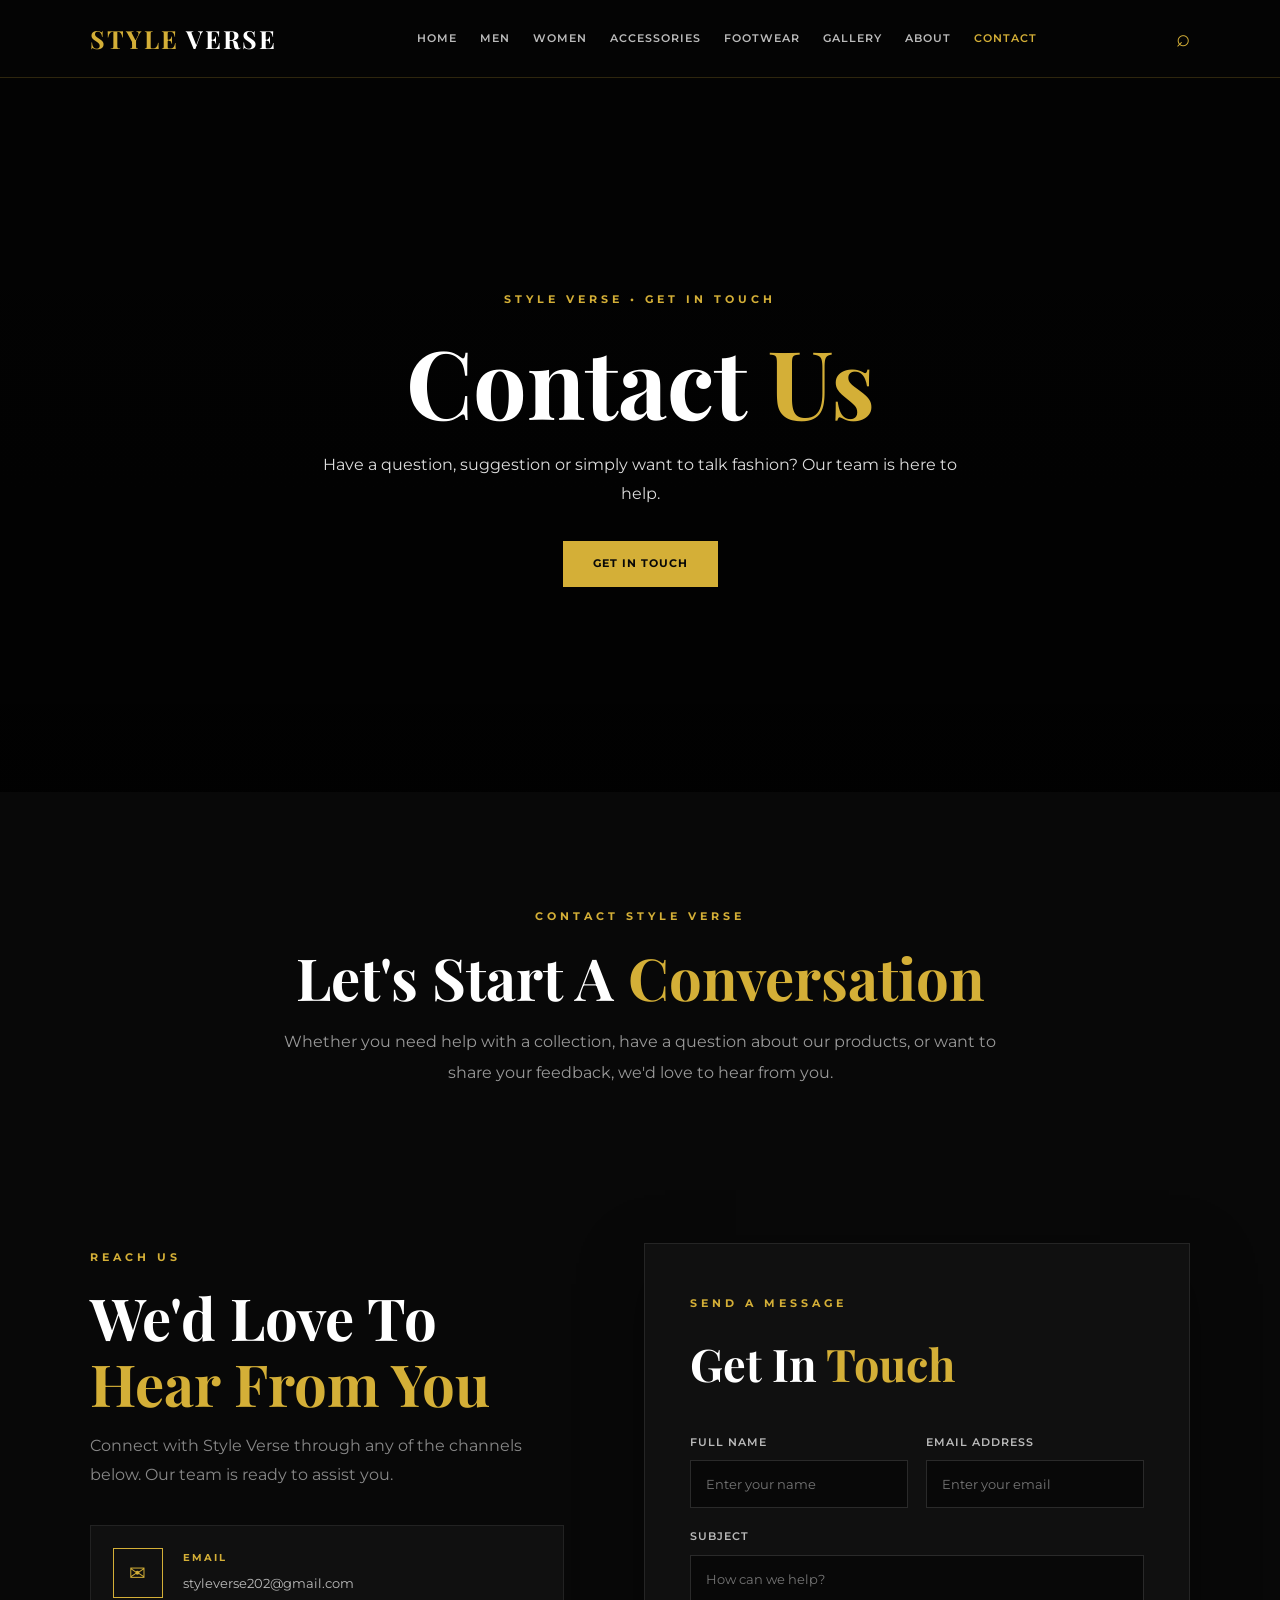
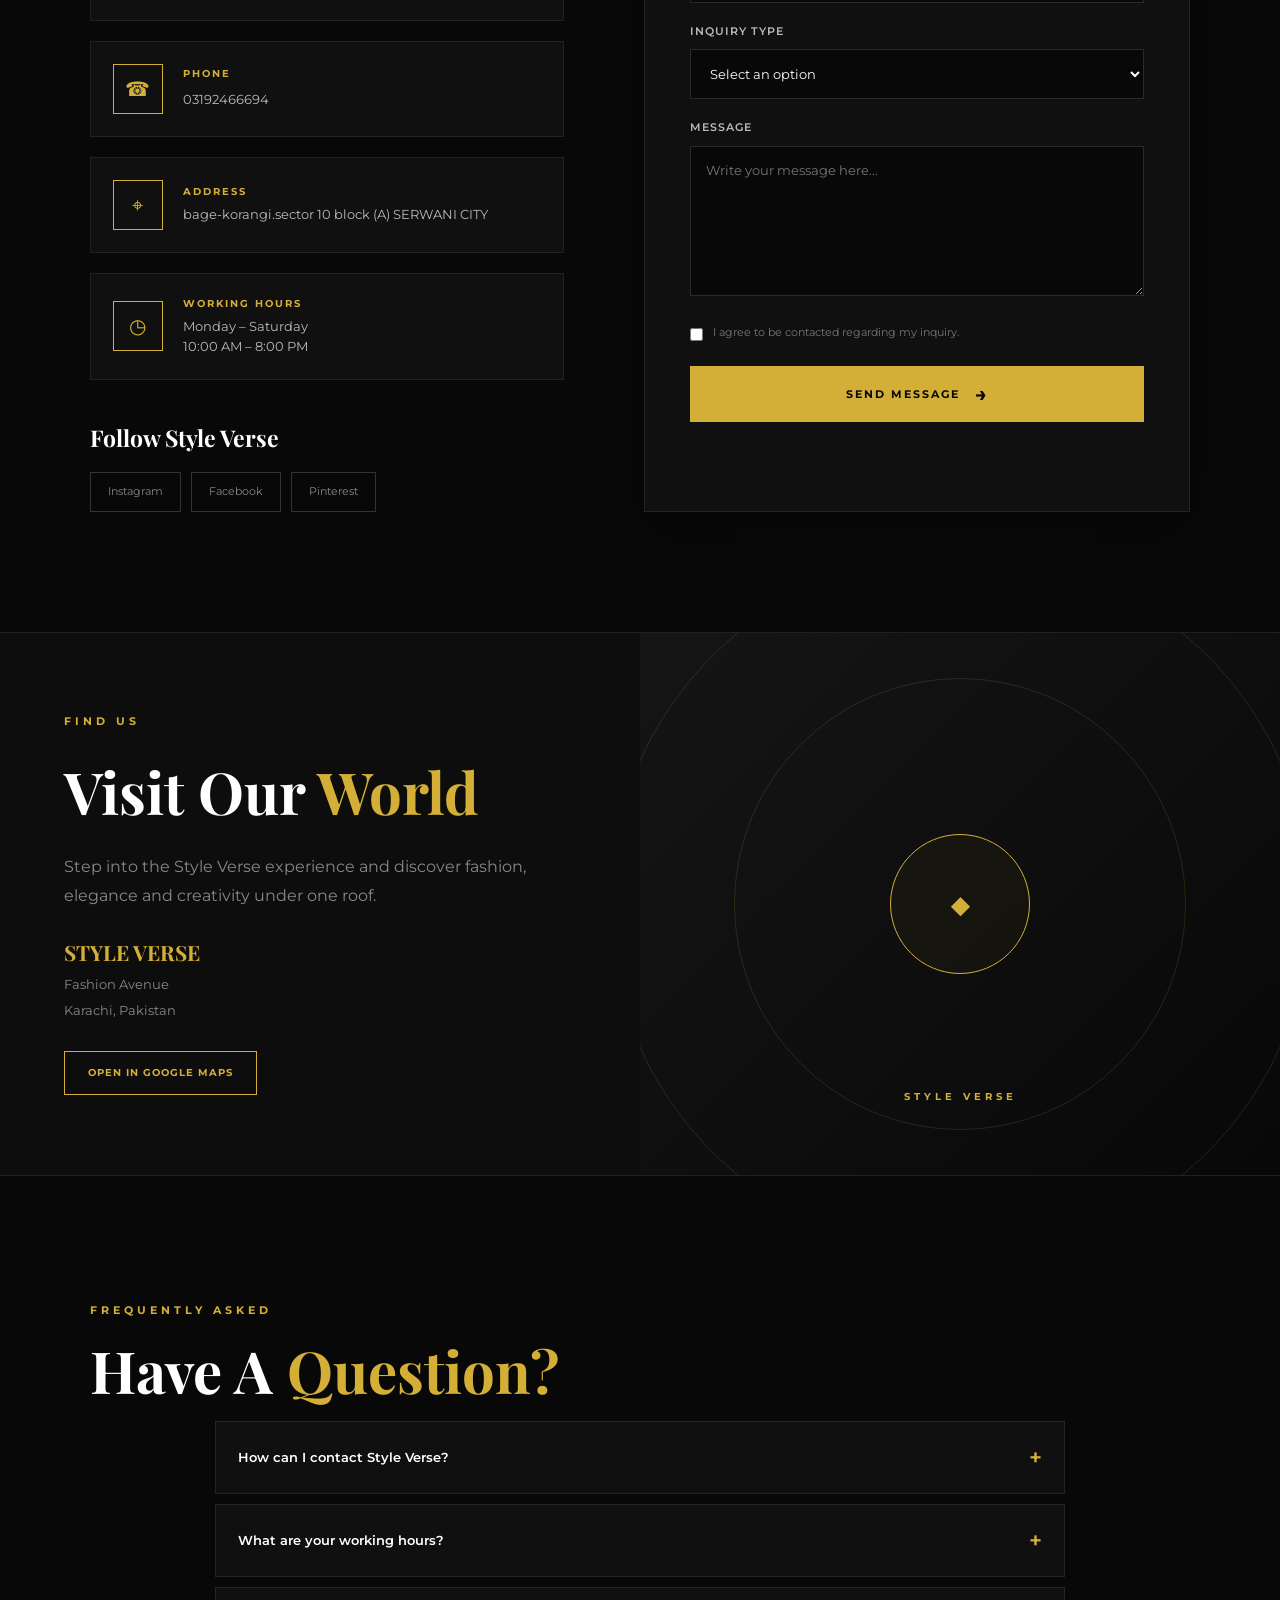
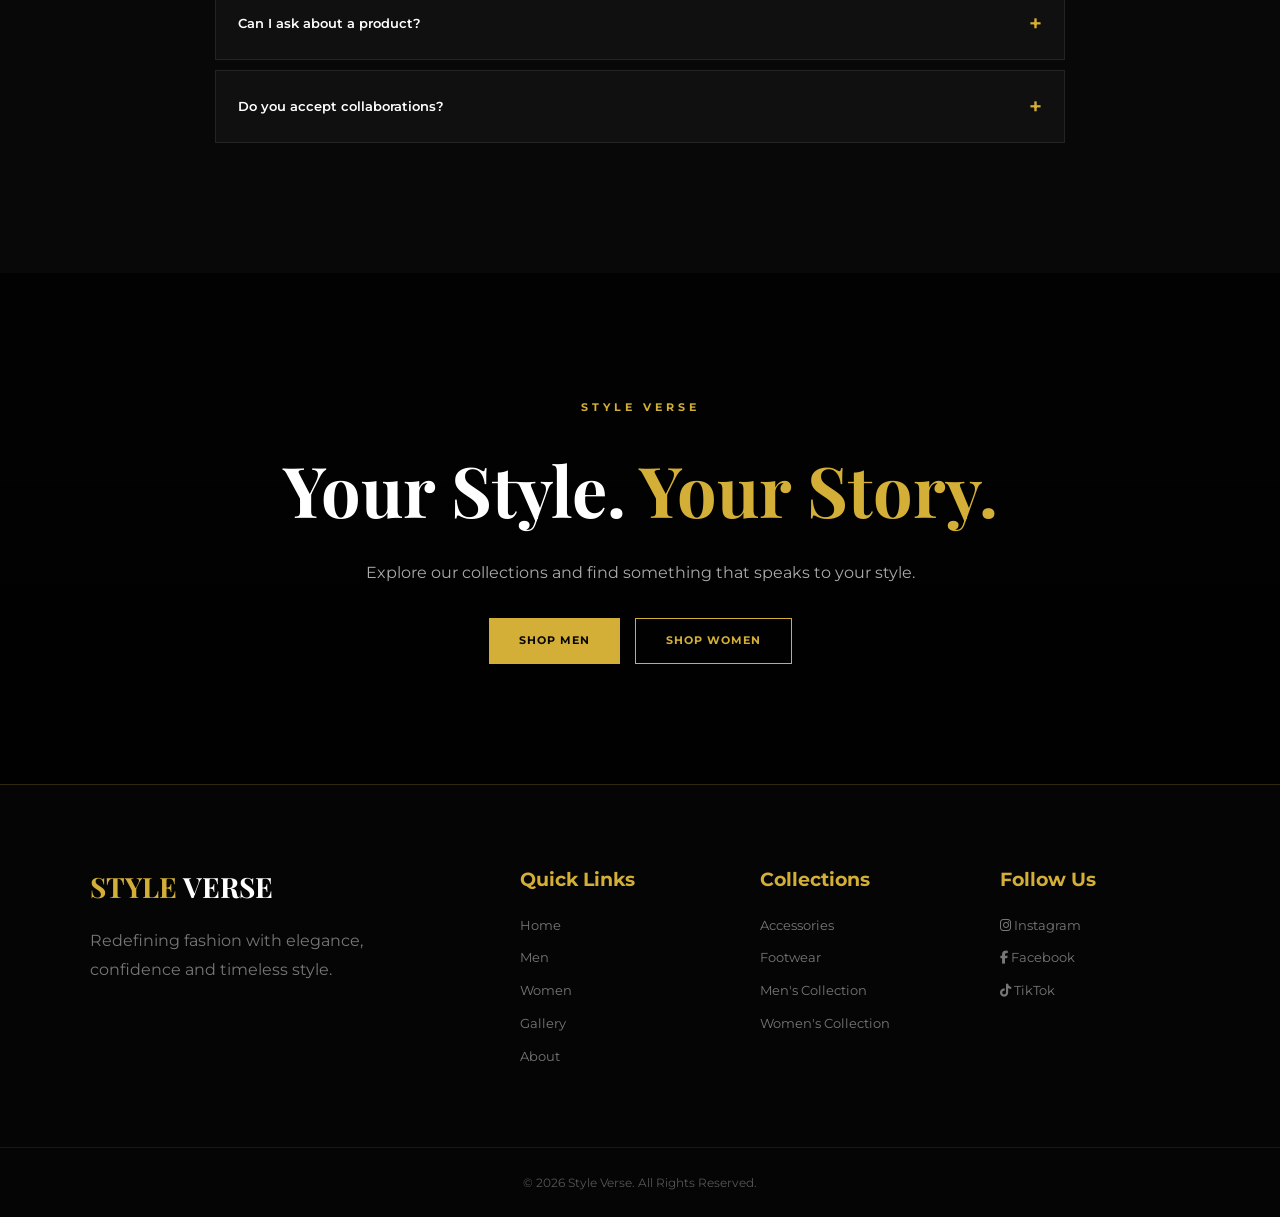
<file: contact.html>
<!DOCTYPE html>
<html lang="en">
<head>
    <meta charset="UTF-8">
    <meta name="viewport" content="width=device-width, initial-scale=1.0">
<!-- Browser Tab Name -->

    <title> Style Verse | Contact Us</title>
        <!-- Style Verse Logo -->
    <link rel="icon" type="image/png" href="https://tse1.mm.bing.net/th/id/OIP.KCcVaZgu1EoiuV8SC4HXlAHaHa?r=0&pid=Api&h=220&P=0">

    <link rel="stylesheet" href="contact.css">

    <link rel="preconnect" href="https://fonts.googleapis.com">
    <link rel="preconnect" href="https://fonts.gstatic.com" crossorigin>

    <link href="https://fonts.googleapis.com/css2?family=Montserrat:wght@400;500;600;700&family=Playfair+Display:wght@500;600;700&display=swap" rel="stylesheet">
</head>

<body>

<!-- ================= NAVBAR ================= -->

<header class="navbar">

    <div class="logo">
        <span>STYLE</span> VERSE
    </div>

    <nav id="navMenu">
        <a href="index.html">Home</a>
        <a href="men.html">Men</a>
        <a href="women.html">Women</a>
        <a href="accessories.html">Accessories</a>
        <a href="footwear.html">Footwear</a>
        <a href="gallery.html">Gallery</a>
        <a href="about.html">About</a>
        <a href="contact.html" class="active">Contact</a>
    </nav>

    <div class="nav-icons">
        <span id="searchBtn">⌕</span>
        <span id="menuBtn">☰</span>
    </div>

</header>


<!-- ================= HERO ================= -->

<section class="contact-hero">

    <div class="hero-content">

        <span class="small-title">
            STYLE VERSE • GET IN TOUCH
        </span>

        <h1>
            Contact <span>Us</span>
        </h1>

        <p>
            Have a question, suggestion or simply want to talk
            fashion? Our team is here to help.
        </p>

        <a href="#contact" class="hero-btn">
            Get In Touch
        </a>

    </div>

</section>


<!-- ================= INTRO ================= -->

<section class="contact-intro">

    <span class="section-label">CONTACT STYLE VERSE</span>

    <h2>
        Let's Start A
        <span>Conversation</span>
    </h2>

    <p>
        Whether you need help with a collection, have a question
        about our products, or want to share your feedback,
        we'd love to hear from you.
    </p>

</section>


<!-- ================= CONTACT SECTION ================= -->

<section class="contact-section" id="contact">

    <!-- CONTACT INFORMATION -->

    <div class="contact-info">

        <span class="section-label">REACH US</span>

        <h2>
            We'd Love To
            <span>Hear From You</span>
        </h2>

        <p class="info-description">
            Connect with Style Verse through any of the channels
            below. Our team is ready to assist you.
        </p>


        <!-- EMAIL -->

        <div class="info-card">

            <div class="info-icon">
                ✉
            </div>

            <div>
                <span>Email</span>

                <a href="Styleverse202@gmail.com">
                    styleverse202@gmail.com
                </a>
            </div>

        </div>


        <!-- PHONE -->

        <div class="info-card">

            <div class="info-icon">
                ☎
            </div>

            <div>
                <span>Phone</span>

                <a href="tel:03192466694">
                    03192466694
                </a>
            </div>

        </div>


        <!-- ADDRESS -->

        <div class="info-card">

            <div class="info-icon">
                ⌖
            </div>

            <div>
                <span>Address</span>

                <p>
                    bage-korangi.sector 10 block (A) SERWANI CITY
                </p>
            </div>

        </div>


        <!-- HOURS -->

        <div class="info-card">

            <div class="info-icon">
                ◷
            </div>

            <div>
                <span>Working Hours</span>

                <p>
                    Monday – Saturday<br>
                    10:00 AM – 8:00 PM
                </p>
            </div>

        </div>


        <!-- SOCIAL -->

        <div class="social-area">

            <h3>Follow Style Verse</h3>

            <div class="social-links">

                <a href="#" aria-label="Instagram">
                    Instagram
                </a>

                <a href="#" aria-label="Facebook">
                    Facebook
                </a>

                <a href="#" aria-label="Pinterest">
                    Pinterest
                </a>

            </div>

        </div>

    </div>


    <!-- CONTACT FORM -->

    <div class="contact-form-box">

        <div class="form-heading">

            <span class="section-label">
                SEND A MESSAGE
            </span>

            <h2>
                Get In <span>Touch</span>
            </h2>

        </div>


        <form id="contactForm">


            <div class="input-row">

                <div class="input-group">

                    <label for="name">
                        Full Name
                    </label>

                    <input
                        type="text"
                        id="name"
                        name="name"
                        placeholder="Enter your name"
                        required
                    >

                </div>


                <div class="input-group">

                    <label for="email">
                        Email Address
                    </label>

                    <input
                        type="email"
                        id="email"
                        name="email"
                        placeholder="Enter your email"
                        required
                    >

                </div>

            </div>


            <div class="input-group">

                <label for="subject">
                    Subject
                </label>

                <input
                    type="text"
                    id="subject"
                    name="subject"
                    placeholder="How can we help?"
                    required
                >

            </div>


            <div class="input-group">

                <label for="category">
                    Inquiry Type
                </label>

                <select id="category" name="category">

                    <option value="">
                        Select an option
                    </option>

                    <option value="order">
                        Order Inquiry
                    </option>

                    <option value="product">
                        Product Question
                    </option>

                    <option value="feedback">
                        Feedback
                    </option>

                    <option value="collaboration">
                        Collaboration
                    </option>

                    <option value="other">
                        Other
                    </option>

                </select>

            </div>


            <div class="input-group">

                <label for="message">
                    Message
                </label>

                <textarea
                    id="message"
                    name="message"
                    rows="6"
                    placeholder="Write your message here..."
                    required
                ></textarea>

            </div>


            <label class="checkbox">

                <input
                    type="checkbox"
                    id="privacy"
                    required
                >

                <span>
                    I agree to be contacted regarding my inquiry.
                </span>

            </label>


            <button type="submit" class="submit-btn">

                Send Message
                <span>→</span>

            </button>


            <p id="formMessage"></p>

        </form>

    </div>

</section>


<!-- ================= MAP / LOCATION ================= -->

<section class="location-section">

    <div class="location-content">

        <span class="section-label">
            FIND US
        </span>

        <h2>
            Visit Our
            <span>World</span>
        </h2>

        <p>
            Step into the Style Verse experience and discover
            fashion, elegance and creativity under one roof.
        </p>

        <div class="location-details">

            <div>
                <strong>STYLE VERSE</strong>
                <span>Fashion Avenue</span>
                <span>Karachi, Pakistan</span>
            </div>

        </div>

        <a
            href="https://www.google.com/maps/search/?api=1&query=Karachi+Pakistan"
            target="_blank"
            class="map-btn"
        >
            Open In Google Maps
        </a>

    </div>

    <div class="map-visual">

        <div class="map-circle">
            <div class="map-pin">◆</div>
        </div>

        <span class="map-label">
            STYLE VERSE
        </span>

    </div>

</section>


<!-- ================= FAQ ================= -->

<section class="faq-section">

    <div class="section-heading">

        <span class="section-label">
            FREQUENTLY ASKED
        </span>

        <h2>
            Have A <span>Question?</span>
        </h2>

    </div>


    <div class="faq-container">


        <div class="faq-item">

            <button class="faq-question">

                How can I contact Style Verse?

                <span>+</span>

            </button>

            <div class="faq-answer">

                <p>
                    You can contact us through email, phone,
                    social media or by using the contact form
                    on this page.
                </p>

            </div>

        </div>


        <div class="faq-item">

            <button class="faq-question">

                What are your working hours?

                <span>+</span>

            </button>

            <div class="faq-answer">

                <p>
                    Our support hours are Monday to Saturday,
                    from 10:00 AM to 8:00 PM.
                </p>

            </div>

        </div>


        <div class="faq-item">

            <button class="faq-question">

                Can I ask about a product?

                <span>+</span>

            </button>

            <div class="faq-answer">

                <p>
                    Yes. Select "Product Question" in the inquiry
                    type and send us your message.
                </p>

            </div>

        </div>


        <div class="faq-item">

            <button class="faq-question">

                Do you accept collaborations?

                <span>+</span>

            </button>

            <div class="faq-answer">

                <p>
                    Yes. For collaborations, select
                    "Collaboration" and tell us about your idea.
                </p>

            </div>

        </div>

    </div>

</section>


<!-- ================= CTA ================= -->

<section class="contact-cta">

    <span class="section-label">
        STYLE VERSE
    </span>

    <h2>
        Your Style.
        <span>Your Story.</span>
    </h2>

    <p>
        Explore our collections and find something
        that speaks to your style.
    </p>

    <div class="cta-buttons">

        <a href="men.html" class="gold-btn">
            Shop Men
        </a>

        <a href="women.html" class="outline-btn">
            Shop Women
        </a>

    </div>

</section>


<!-- ================= FOOTER ================= -->

<footer>

    <div class="footer-content">

        <div class="footer-brand">

            <h2>
                <span>STYLE</span> VERSE
            </h2>

            <p>
                Redefining fashion with elegance,
                confidence and timeless style.
            </p>

        </div>


        <div class="footer-links">

            <h3>Quick Links</h3>

            <a href="index.html">Home</a>
            <a href="men.html">Men</a>
            <a href="women.html">Women</a>
            <a href="gallery.html">Gallery</a>
            <a href="about.html">About</a>

        </div>


        <div class="footer-links">

            <h3>Collections</h3>

            <a href="accessories.html">
                Accessories
            </a>

            <a href="footwear.html">
                Footwear
            </a>

            <a href="men.html">
                Men's Collection
            </a>

            <a href="women.html">
                Women's Collection
            </a>

        </div>


        <div class="footer-social">

            <h3>Follow Us</h3>

        <a href="https://www.instagram.com/" 
   target="_blank" 
   rel="noopener noreferrer" 
   class="instagram-logo">
    <i class="fab fa-instagram"></i>
    <span>Instagram</span>
</a> <link rel="stylesheet" 
href="https://cdnjs.cloudflare.com/ajax/libs/font-awesome/6.5.2/css/all.min.css">

            
            <a href="https://www.facebook.com/"
   target="_blank"
   rel="noopener noreferrer"
   class="facebook-logo">
    <i class="fab fa-facebook-f"></i>
    <span>Facebook</span>
</a>
<link rel="stylesheet"
href="https://cdnjs.cloudflare.com/ajax/libs/font-awesome/6.5.2/css/all.min.css">
            

<a href="https://www.tiktok.com/"
   target="_blank"
   rel="noopener noreferrer"
   class="tiktok-logo">
    <i class="fab fa-tiktok"></i>
    <span>TikTok</span>
</a>

<link rel="stylesheet"
href="https://cdnjs.cloudflare.com/ajax/libs/font-awesome/6.5.2/css/all.min.css">

        </div>

    </div>


    <div class="footer-bottom">

        <p>
            © 2026 Style Verse. All Rights Reserved.
        </p>

    </div>

</footer>


<script src="contact.js"></script>

</body>
</html>
</file>
<file: contact.css>
/* =========================
   RESET
========================= */

* {
    margin: 0;
    padding: 0;
    box-sizing: border-box;
}

html {
    scroll-behavior: smooth;
}

body {
    background: #080808;
    color: #fff;
    font-family: "Montserrat", sans-serif;
    line-height: 1.6;
}

a {
    color: inherit;
    text-decoration: none;
}

button,
input,
textarea,
select {
    font-family: inherit;
}


/* =========================
   NAVBAR
========================= */

.navbar {
    position: fixed;
    top: 0;
    left: 0;

    width: 100%;
    height: 78px;

    z-index: 1000;

    display: flex;
    align-items: center;
    justify-content: space-between;

    padding: 0 7%;

    background: rgba(5, 5, 5, .94);

    backdrop-filter: blur(15px);

    border-bottom: 1px solid rgba(212, 175, 55, .2);
}

.logo {
    font-family: "Playfair Display", serif;

    font-size: 25px;
    font-weight: 700;

    letter-spacing: 2px;
}

.logo span {
    color: #d4af37;
}

.navbar nav {
    display: flex;
    align-items: center;
    gap: 23px;
}

.navbar nav a {
    color: #bbb;

    font-size: 11px;
    font-weight: 600;

    letter-spacing: 1px;
    text-transform: uppercase;

    transition: .3s;
}

.navbar nav a:hover,
.navbar nav a.active {
    color: #d4af37;
}

.nav-icons {
    display: flex;
    gap: 18px;
}

.nav-icons span {
    color: #d4af37;
    font-size: 24px;
    cursor: pointer;
}

#menuBtn {
    display: none;
}


/* =========================
   HERO
========================= */

.contact-hero {
    min-height: 88vh;

    display: flex;
    align-items: center;
    justify-content: center;

    text-align: center;

    background:
        linear-gradient(
            rgba(0,0,0,.6),
            rgba(0,0,0,.84)
        ),
        url("https://images.unsplash.com/photo-1441986300917-64674bd600d8?auto=format&fit=crop&w=2000&q=90");

    background-size: cover;
    background-position: center;
}

.hero-content {
    max-width: 850px;

    padding: 130px 20px 50px;
}

.small-title,
.section-label {
    color: #d4af37;

    font-size: 11px;
    font-weight: 700;

    letter-spacing: 4px;
}

.hero-content h1 {
    margin: 18px 0;

    font-family: "Playfair Display", serif;

    font-size: clamp(55px, 8vw, 95px);
    line-height: 1.1;
}

.hero-content h1 span,
.contact-intro h2 span,
.contact-info h2 span,
.form-heading h2 span,
.location-content h2 span,
.section-heading h2 span,
.contact-cta h2 span {
    color: #d4af37;
}

.hero-content p {
    max-width: 650px;

    margin: auto;

    color: #ddd;

    font-size: 16px;
    line-height: 1.8;
}

.hero-btn,
.gold-btn {
    display: inline-block;

    margin-top: 32px;

    padding: 14px 30px;

    background: #d4af37;
    color: #080808;

    font-size: 11px;
    font-weight: 700;

    letter-spacing: 1px;
    text-transform: uppercase;

    transition: .3s;
}

.hero-btn:hover,
.gold-btn:hover {
    background: #fff;
    transform: translateY(-3px);
}


/* =========================
   INTRO
========================= */

.contact-intro {
    max-width: 850px;

    margin: auto;

    padding: 110px 20px 85px;

    text-align: center;
}

.contact-intro h2,
.section-heading h2 {
    margin: 15px 0;

    font-family: "Playfair Display", serif;

    font-size: clamp(38px, 5vw, 58px);
    line-height: 1.2;
}

.contact-intro p {
    max-width: 720px;

    margin: auto;

    color: #999;

    line-height: 1.9;
}


/* =========================
   CONTACT SECTION
========================= */

.contact-section {
    display: grid;

    grid-template-columns: 1fr 1.15fr;

    gap: 80px;

    padding: 70px 7% 120px;
}


/* CONTACT INFO */

.contact-info h2 {
    margin: 15px 0;

    font-family: "Playfair Display", serif;

    font-size: clamp(40px, 5vw, 58px);

    line-height: 1.15;
}

.info-description {
    max-width: 520px;

    margin-bottom: 35px;

    color: #888;

    line-height: 1.8;
}

.info-card {
    display: flex;

    align-items: center;

    gap: 20px;

    margin-bottom: 20px;

    padding: 22px;

    background: #101010;

    border: 1px solid #222;

    transition: .35s;
}

.info-card:hover {
    border-color: #d4af37;
    transform: translateX(6px);
}

.info-icon {
    width: 50px;
    height: 50px;

    flex-shrink: 0;

    display: flex;
    align-items: center;
    justify-content: center;

    border: 1px solid #d4af37;

    color: #d4af37;

    font-size: 20px;
}

.info-card span {
    display: block;

    margin-bottom: 4px;

    color: #d4af37;

    font-size: 10px;
    font-weight: 700;

    letter-spacing: 2px;
    text-transform: uppercase;
}

.info-card a,
.info-card p {
    color: #bbb;

    font-size: 13px;

    line-height: 1.6;

    transition: .3s;
}

.info-card a:hover {
    color: #d4af37;
}

.social-area {
    margin-top: 40px;
}

.social-area h3 {
    margin-bottom: 15px;

    font-family: "Playfair Display", serif;

    font-size: 23px;
}

.social-links {
    display: flex;

    flex-wrap: wrap;

    gap: 10px;
}

.social-links a {
    padding: 10px 17px;

    border: 1px solid #333;

    color: #888;

    font-size: 11px;

    transition: .3s;
}

.social-links a:hover {
    border-color: #d4af37;
    color: #d4af37;
}


/* =========================
   FORM
========================= */

.contact-form-box {
    padding: 45px;

    background: #101010;

    border: 1px solid #252525;

    box-shadow: 0 20px 60px rgba(0,0,0,.35);
}

.form-heading {
    margin-bottom: 35px;
}

.form-heading h2 {
    margin-top: 12px;

    font-family: "Playfair Display", serif;

    font-size: 45px;
}

.input-row {
    display: grid;

    grid-template-columns: 1fr 1fr;

    gap: 18px;
}

.input-group {
    margin-bottom: 20px;
}

.input-group label {
    display: block;

    margin-bottom: 9px;

    color: #bbb;

    font-size: 11px;
    font-weight: 600;

    letter-spacing: 1px;
    text-transform: uppercase;
}

.input-group input,
.input-group textarea,
.input-group select {
    width: 100%;

    padding: 15px;

    background: #080808;

    border: 1px solid #2a2a2a;

    outline: none;

    color: #fff;

    font-size: 13px;

    transition: .3s;
}

.input-group input:focus,
.input-group textarea:focus,
.input-group select:focus {
    border-color: #d4af37;

    box-shadow: 0 0 0 2px rgba(212,175,55,.08);
}

.input-group textarea {
    resize: vertical;

    min-height: 150px;
}

.input-group select {
    cursor: pointer;
}

.input-group select option {
    background: #111;
    color: #fff;
}

.checkbox {
    display: flex;

    align-items: flex-start;

    gap: 10px;

    margin: 5px 0 25px;

    color: #777;

    font-size: 11px;

    cursor: pointer;
}

.checkbox input {
    margin-top: 4px;

    accent-color: #d4af37;
}

.submit-btn {
    width: 100%;

    display: flex;

    align-items: center;
    justify-content: center;

    gap: 15px;

    padding: 16px;

    background: #d4af37;

    border: none;

    color: #080808;

    font-size: 11px;
    font-weight: 700;

    letter-spacing: 2px;
    text-transform: uppercase;

    cursor: pointer;

    transition: .3s;
}

.submit-btn:hover {
    background: #fff;
}

.submit-btn span {
    font-size: 20px;
}

#formMessage {
    display: none;

    margin-top: 18px;

    padding: 12px;

    text-align: center;

    font-size: 12px;
}


/* =========================
   LOCATION
========================= */

.location-section {
    display: grid;

    grid-template-columns: 1fr 1fr;

    min-height: 500px;

    background: #0d0d0d;

    border-top: 1px solid #202020;
    border-bottom: 1px solid #202020;
}

.location-content {
    padding: 80px 10%;

    display: flex;

    flex-direction: column;

    justify-content: center;
}

.location-content h2 {
    margin: 15px 0;

    font-family: "Playfair Display", serif;

    font-size: clamp(40px, 5vw, 58px);
}

.location-content > p {
    max-width: 500px;

    color: #888;

    line-height: 1.8;
}

.location-details {
    margin-top: 25px;
}

.location-details div {
    display: flex;

    flex-direction: column;

    gap: 5px;
}

.location-details strong {
    color: #d4af37;

    font-family: "Playfair Display", serif;

    font-size: 21px;
}

.location-details span {
    color: #888;

    font-size: 13px;
}

.map-btn {
    width: fit-content;

    margin-top: 30px;

    padding: 13px 23px;

    border: 1px solid #d4af37;

    color: #d4af37;

    font-size: 10px;
    font-weight: 700;

    letter-spacing: 1px;

    text-transform: uppercase;

    transition: .3s;
}

.map-btn:hover {
    background: #d4af37;
    color: #080808;
}

.map-visual {
    position: relative;

    display: flex;

    align-items: center;
    justify-content: center;

    overflow: hidden;

    background:
        linear-gradient(
            135deg,
            #151515,
            #080808
        );
}

.map-visual::before,
.map-visual::after {
    content: "";

    position: absolute;

    border: 1px solid rgba(212,175,55,.15);

    border-radius: 50%;
}

.map-visual::before {
    width: 450px;
    height: 450px;
}

.map-visual::after {
    width: 700px;
    height: 700px;
}

.map-circle {
    width: 140px;
    height: 140px;

    display: flex;
    align-items: center;
    justify-content: center;

    border: 1px solid #d4af37;

    border-radius: 50%;

    background: rgba(212,175,55,.04);

    z-index: 2;
}

.map-pin {
    color: #d4af37;

    font-size: 35px;

    animation: pulse 2s infinite;
}

.map-label {
    position: absolute;

    bottom: 70px;

    color: #d4af37;

    font-size: 10px;
    font-weight: 700;

    letter-spacing: 4px;
}

@keyframes pulse {

    0%, 100% {
        transform: scale(1);
        opacity: 1;
    }

    50% {
        transform: scale(1.25);
        opacity: .6;
    }
}


/* =========================
   FAQ
========================= */

.faq-section {
    padding: 120px 7%;
}

.faq-container {
    max-width: 850px;

    margin: auto;
}

.faq-item {
    margin-bottom: 10px;

    border: 1px solid #242424;

    background: #101010;
}

.faq-question {
    width: 100%;

    display: flex;

    justify-content: space-between;
    align-items: center;

    padding: 22px;

    background: transparent;

    border: none;

    color: #fff;

    font-size: 13px;
    font-weight: 600;

    text-align: left;

    cursor: pointer;
}

.faq-question span {
    color: #d4af37;

    font-size: 22px;

    transition: .3s;
}

.faq-item.open .faq-question span {
    transform: rotate(45deg);
}

.faq-answer {
    max-height: 0;

    overflow: hidden;

    transition: max-height .4s ease;
}

.faq-answer p {
    padding: 0 22px 22px;

    color: #888;

    font-size: 13px;

    line-height: 1.8;
}


/* =========================
   CTA
========================= */

.contact-cta {
    padding: 120px 20px;

    text-align: center;

    background:
        linear-gradient(
            rgba(0,0,0,.75),
            rgba(0,0,0,.9)
        ),
        url("https://images.unsplash.com/photo-1483985988355-763728e1935b?auto=format&fit=crop&w=2000&q=90");

    background-size: cover;
    background-position: center;
}

.contact-cta h2 {
    margin: 15px 0;

    font-family: "Playfair Display", serif;

    font-size: clamp(40px, 6vw, 70px);
}

.contact-cta p {
    max-width: 600px;

    margin: auto;

    color: #aaa;
}

.cta-buttons {
    display: flex;

    justify-content: center;

    gap: 15px;

    flex-wrap: wrap;
}

.outline-btn {
    display: inline-block;

    margin-top: 32px;

    padding: 13px 30px;

    border: 1px solid #d4af37;

    color: #d4af37;

    font-size: 11px;
    font-weight: 700;

    letter-spacing: 1px;

    text-transform: uppercase;

    transition: .3s;
}

.outline-btn:hover {
    background: #d4af37;
    color: #080808;
}


/* =========================
   FOOTER
========================= */

footer {
    background: #050505;

    border-top: 1px solid rgba(212,175,55,.2);
}

.footer-content {
    display: grid;

    grid-template-columns: 2fr 1fr 1fr 1fr;

    gap: 50px;

    padding: 80px 7%;
}

.footer-brand h2 {
    font-family: "Playfair Display", serif;

    font-size: 28px;
}

.footer-brand h2 span {
    color: #d4af37;
}

.footer-brand p {
    max-width: 330px;

    margin-top: 18px;

    color: #777;

    line-height: 1.8;
}

.footer-links,
.footer-social {
    display: flex;

    flex-direction: column;

    gap: 12px;
}

.footer-links h3,
.footer-social h3 {
    color: #d4af37;

    margin-bottom: 8px;
}

.footer-links a,
.footer-social a {
    color: #777;

    font-size: 13px;

    transition: .3s;
}

.footer-links a:hover,
.footer-social a:hover {
    color: #fff;
}

.footer-bottom {
    padding: 25px 7%;

    text-align: center;

    border-top: 1px solid #181818;

    color: #555;

    font-size: 12px;
}


/* =========================
   RESPONSIVE
========================= */

@media (max-width: 1100px) {

    .navbar nav {
        gap: 12px;
    }

    .footer-content {
        grid-template-columns: repeat(2, 1fr);
    }
}


@media (max-width: 850px) {

    .navbar {
        padding: 0 5%;
    }

    .navbar nav {
        position: absolute;

        top: 78px;
        left: 0;

        width: 100%;

        display: none;

        flex-direction: column;

        gap: 0;

        padding: 20px;

        background: #080808;

        border-bottom: 1px solid #222;
    }

    .navbar nav.show {
        display: flex;
    }

    .navbar nav a {
        padding: 14px 5px;
    }

    #menuBtn {
        display: block;
    }

    .contact-section {
        grid-template-columns: 1fr;

        gap: 55px;
    }

    .location-section {
        grid-template-columns: 1fr;
    }

    .map-visual {
        min-height: 420px;
    }

    .input-row {
        grid-template-columns: 1fr;
    }
}


@media (max-width: 550px) {

    .logo {
        font-size: 20px;
    }

    .contact-hero {
        min-height: 75vh;
    }

    .contact-section {
        padding-left: 5%;
        padding-right: 5%;
    }

    .contact-form-box {
        padding: 28px 20px;
    }

    .contact-intro,
    .faq-section {
        padding-left: 5%;
        padding-right: 5%;
    }

    .location-content {
        padding: 70px 5%;
    }

    .footer-content {
        grid-template-columns: 1fr;

        padding-left: 5%;
        padding-right: 5%;
    }

    .map-visual {
        min-height: 350px;
    }
}
</file>
